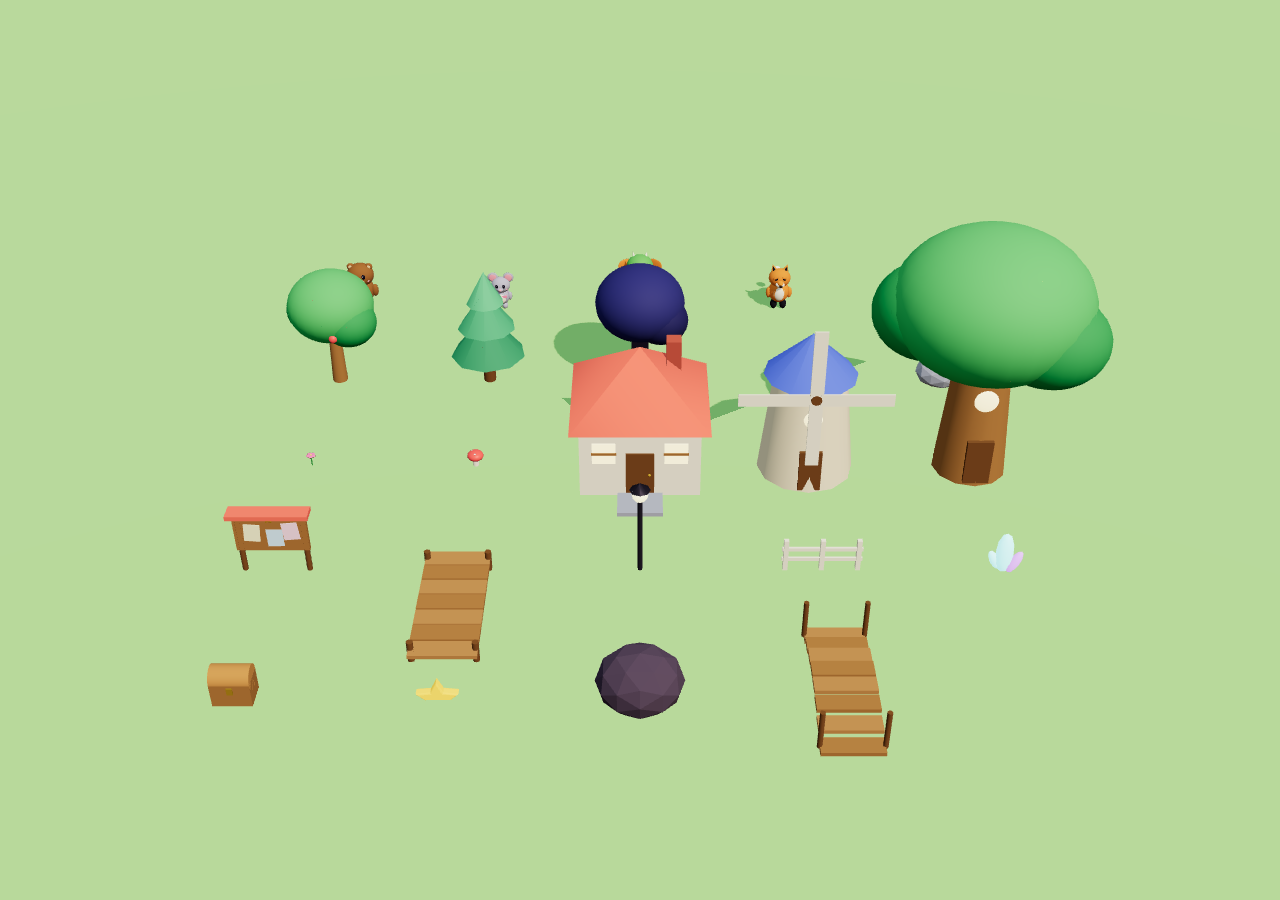
<file: web/dev-models.html>
<!DOCTYPE html><html><head><meta charset="utf-8"><style>html,body{margin:0;background:#bfe6ff}</style>
<script type="importmap">{"imports":{"three":"./lib/three.module.min.js","three/addons/":"./lib/addons/"}}</script></head>
<body><script type="module">
import * as THREE from 'three';
import { loadRecipes, buildFromRecipe } from './js/models.js';
const R = await loadRecipes();
const q = new URLSearchParams(location.search); const only = q.get('m');
const names = only ? only.split(',') : Object.keys(R.models);
const r = new THREE.WebGLRenderer({antialias:true}); r.setSize(innerWidth, innerHeight); r.shadowMap.enabled=true;
r.toneMapping = THREE.ACESFilmicToneMapping; document.body.appendChild(r.domElement);
const s = new THREE.Scene(); s.background = new THREE.Color('#bfe6ff');
s.add(new THREE.HemisphereLight('#dff4ff','#8a7a5a',1.6)); const d=new THREE.DirectionalLight('#fff3dd',2.5); d.position.set(4,8,6); d.castShadow=true; s.add(d);
const cols = Math.ceil(Math.sqrt(names.length)); const sp = only? 2.2: 4.5;
names.forEach((n,i)=>{ const m=buildFromRecipe(n); m.position.set((i%cols - (cols-1)/2)*sp, 0, Math.floor(i/cols)*sp); s.add(m); const all=q.get('acc'); m.traverse(o=>{ if(o.name&&o.name.startsWith('acc_')) o.visible = all ? (all==='all' || all.split(',').some(a=>o.name.startsWith('acc_'+a))) : false; }); });
const g = new THREE.Mesh(new THREE.PlaneGeometry(200,200), new THREE.MeshStandardMaterial({color:'#9be27f'})); g.rotation.x=-Math.PI/2; g.receiveShadow=true; s.add(g);
const rows = Math.ceil(names.length/cols);
const cam = new THREE.PerspectiveCamera(35, innerWidth/innerHeight, 0.1, 500);
const z = only ? 4.5 : rows*sp*1.25+4; cam.position.set(0, only? 1.6 : z*0.7, (rows-1)*sp/2 + z); cam.lookAt(0, only?0.8:0.5, (rows-1)*sp/2);
r.render(s,cam); window.DONE=true;
</script></body></html>
</file>
